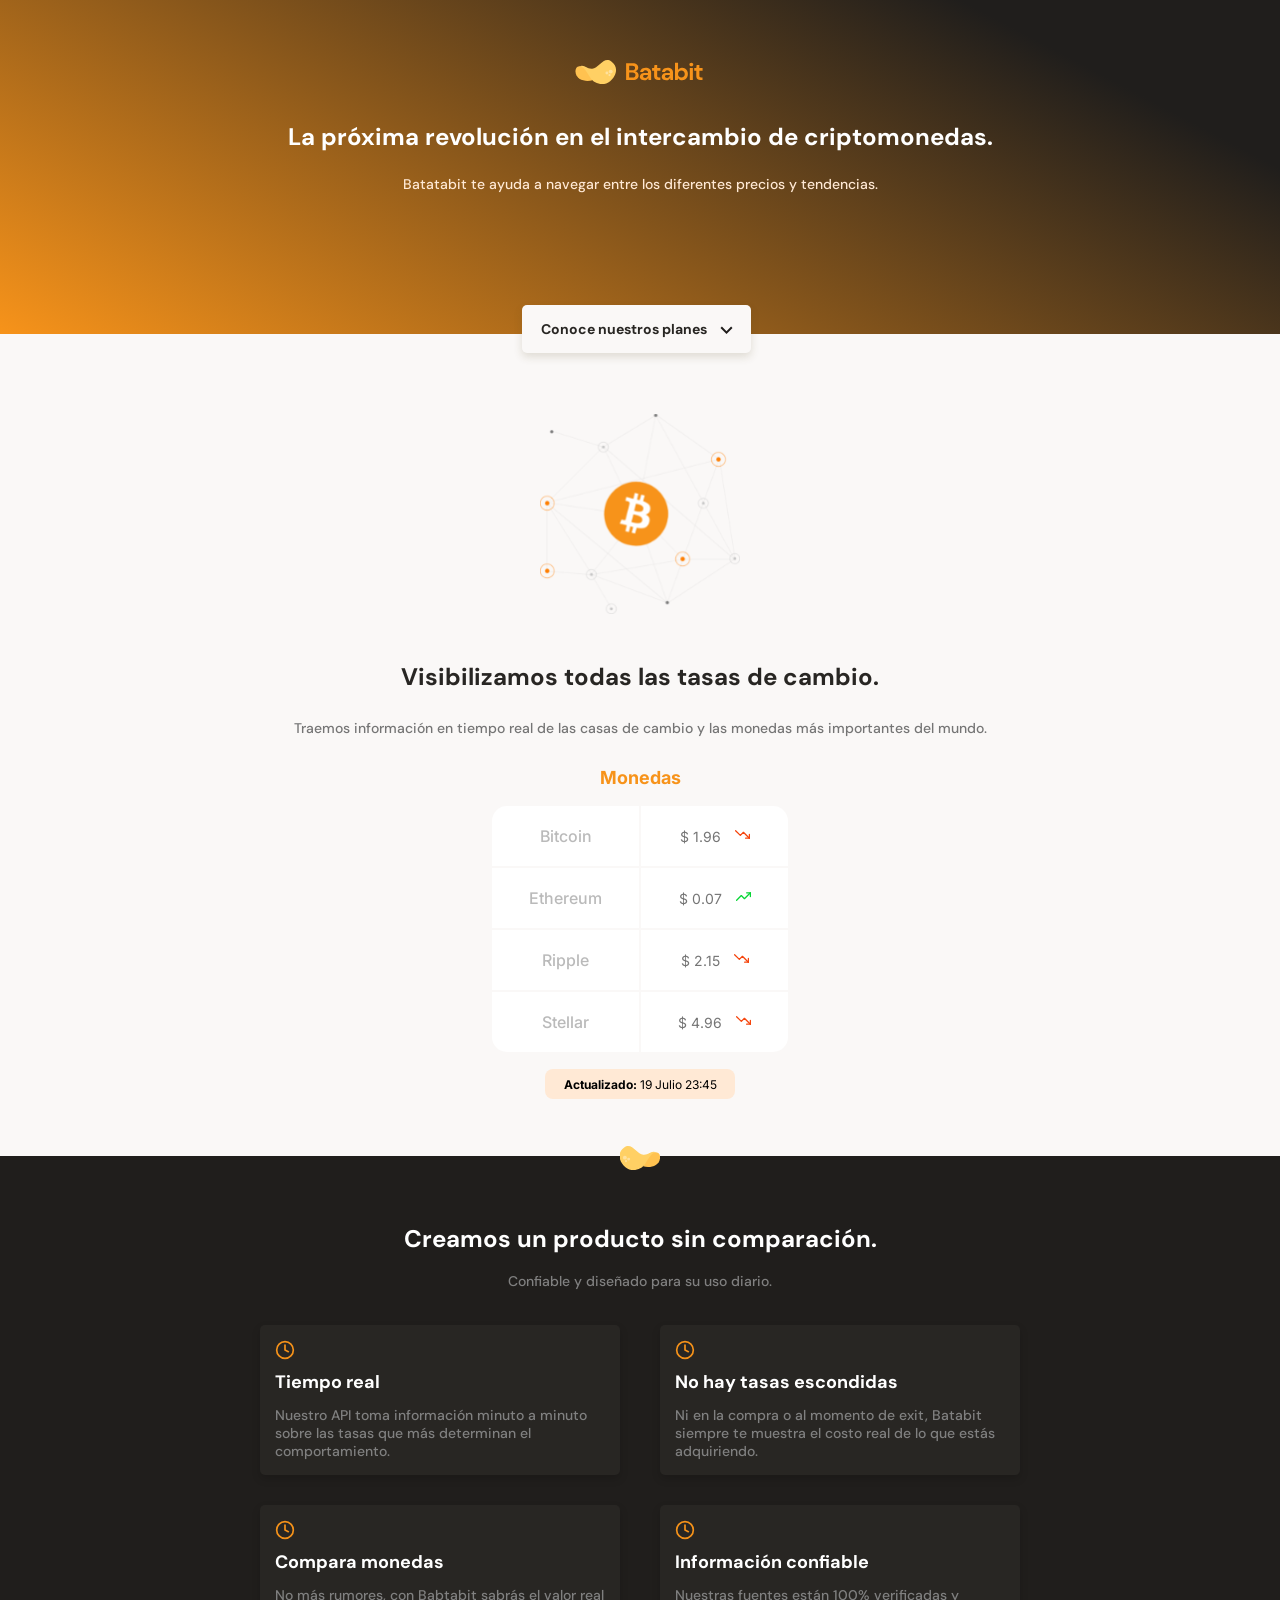
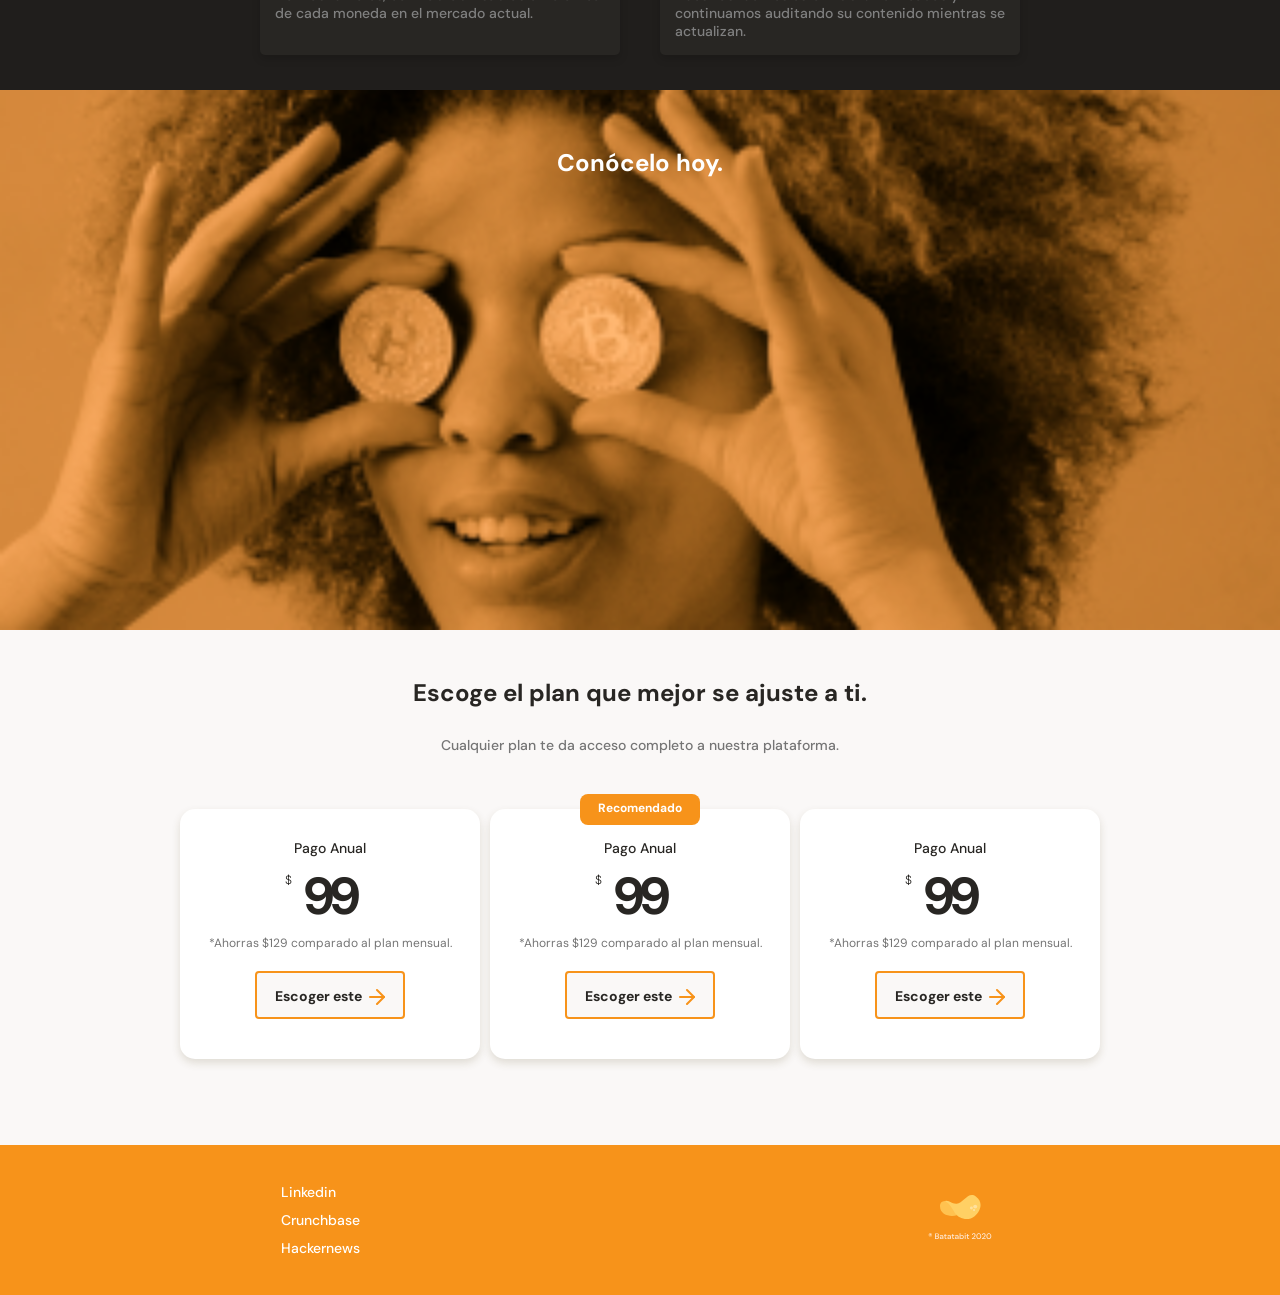
<file: html/index.html>
<!DOCTYPE html><html lang="en"><head><meta charset="UTF-8"><meta http-equiv="X-UA-Compatible" content="IE=edge"><meta name="viewport" content="width=device-width, initial-scale=1.0"><link rel="stylesheet" href="/css/style.css"><link rel="preconnect" href="https://fonts.googleapis.com"><link rel="preconnect" href="https://fonts.gstatic.com" crossorigin><link href="https://fonts.googleapis.com/css2?family=DM+Sans:wght@400;500;700&amp;family=Inter:wght@300;500&amp;display=swap" rel="stylesheet"><title>Mobile First</title></head><body><header> <img src="/assets/images/logo.svg" alt=""><div class="header__title-container"><h1>La próxima revolución en el intercambio de criptomonedas.</h1><p>Batatabit te ayuda a navegar entre los diferentes precios y tendencias.</p><a class="header__button" href="#plans">Conoce nuestros planes <span></span> </a></div></header><main><section class="main-exchange-container"> <div class="backgroundImg"> </div><div class="main-exchange-container--title"> <h2>Visibilizamos todas las tasas de cambio.</h2><p>Traemos información en tiempo real de las casas de cambio y las monedas más importantes del mundo.</p></div><section class="main-currency-table"><p class="currency-table--title">Monedas </p><div class="currency-table--container"> <table> <tr> <td class="table__top-left">Bitcoin </td><td class="table__top-right table__right">$ 1.96 <span class="down"></span></td></tr><tr> <td>Ethereum</td><td class="table__right">$ 0.07 <span class="up"></span></td></tr><tr> <td>Ripple</td><td class="table__right">$ 2.15 <span class="down"></span></td></tr><tr> <td class="table__bottom-left">Stellar</td><td class="table__bottom-right table__right">$ 4.96 <span class="down"></span></td></tr></table></div><div class="currency-table--date"><p><b>Actualizado:</b> 19 Julio 23:45</p></div></section></section></main><section class="main-product-detail">  <span class="product-detail--batata-logo"> </span><div class="product-detail--title"> <h2>Creamos un producto sin comparación.</h2><p>Confiable y diseñado para su uso diario.</p></div><div class="product-cards--mainContainer"><section class="product-cards--container"> <article class="product-detail--card"> <span class="clock"></span><p class="product--card-title">Tiempo real</p><p class="product--card-body">Nuestro API toma información minuto a minuto sobre las tasas que más determinan el comportamiento.</p></article></section><section class="product-cards--container"> <article class="product-detail--card"> <span class="clock"></span><p class="product--card-title">No hay tasas escondidas</p><p class="product--card-body">Ni en la compra o al momento de exit, Batabit siempre te muestra el costo real de lo que estás adquiriendo.</p></article></section><section class="product-cards--container"> <article class="product-detail--card"> <span class="clock"></span><p class="product--card-title">Compara monedas</p><p class="product--card-body">No más rumores, con Babtabit sabrás el valor real de cada moneda en el mercado actual.</p></article></section><section class="product-cards--container"> <article class="product-detail--card"> <span class="clock"></span><p class="product--card-title">Información confiable</p><p class="product--card-body">Nuestras fuentes están 100% verificadas y continuamos auditando su contenido mientras se actualizan.</p></article></section></div></section><section class="bitcoin-img-container"> <h2>Conócelo hoy.</h2></section><section class="main-plans-container" id="plans"><div class="plans--title"><h2>Escoge el plan que mejor se ajuste a ti. </h2><p>Cualquier plan te da acceso completo a nuestra plataforma.</p></div><section class="plans-container--slider"><article class="plans-container--card"><div class="plan-info-container"><h3 class="plan-card--title">Pago Anual</h3><p class="plan-card--price"><span>$</span> 99</p><p class="plan-card--saving">*Ahorras $129 comparado al plan mensual.</p><button class="plan-card--ca">Escoger este <span></span> </button></div></article><article class="plans-container--card"><p class="recomended">Recomendado</p><div class="plan-info-container"><h3 class="plan-card--title">Pago Anual</h3><p class="plan-card--price"><span>$</span> 99</p><p class="plan-card--saving">*Ahorras $129 comparado al plan mensual.</p><button class="plan-card--ca">Escoger este <span></span> </button></div></article><article class="plans-container--card"><div class="plan-info-container"><h3 class="plan-card--title">Pago Anual</h3><p class="plan-card--price"><span>$</span> 99</p><p class="plan-card--saving">*Ahorras $129 comparado al plan mensual.</p><button class="plan-card--ca">Escoger este <span></span> </button></div></article></section></section><footer> <section class="left"><ul><li><a href="#">Linkedin</a></li><li><a href="#">Crunchbase</a></li><li><a href="#">Hackernews</a></li></ul></section><section class="right"><img src="/assets/images/logoFooter.svg" alt=""></section></footer></body></html>
</file>
<file: css/style.css>
*{margin:0;padding:0;box-sizing:border-box}html{font-size:62.5%;font-family:"DM Sans",sans-serif;scroll-behavior:smooth}header{position:relative;display:flex;flex-direction:column;justify-content:center;width:100%;min-width:320px;height:334px;text-align:center;background:linear-gradient(207.8deg, #201E1C 16.69%, #F7931A 100%)}header img{width:150px;height:24px;margin-top:60px;align-self:center}header .header__title-container{width:90%;min-width:288px;max-width:900px;height:218px;margin-top:40px;text-align:center;align-self:center}header .header__title-container h1{font-size:2.4rem;font-weight:bold;line-height:2.6rem;color:#fff}header .header__title-container p{margin-top:25px;font-size:1.4rem;font-weight:500;line-height:1.8rem;color:#ffe9d5}header .header__title-container .header__button{position:absolute;left:calc(50% - 118px);top:270px;display:block;margin-top:35px;padding:15px;width:229px;height:48px;background-color:#faf8f7;box-shadow:0px 4px 8px rgba(89,73,30,.16);border:none;border-radius:5px;font-size:1.4rem;font-weight:bold;text-decoration:none;color:#282623}header .header__title-container .header__button span{display:inline-block;width:13px;height:8px;margin-left:10px;background-image:url("../assets/icons/vectorHaciaAbajoNegro.svg")}main{width:100%;min-width:320px;height:auto;background-color:#faf8f7}main .main-exchange-container{width:100%;height:auto;padding-top:80px;padding-bottom:30px;text-align:center}main .main-exchange-container .backgroundImg{width:200px;height:200px;margin:0 auto;margin-bottom:50px;background-image:url("/assets/images/bitcoin.svg");background-repeat:no-repeat;background-size:cover;background-position:center}main .main-exchange-container--title{width:90%;min-width:288px;max-width:900px;margin:0 auto}main .main-exchange-container--title h2{margin-bottom:30px;font-size:2.4rem;font-weight:bold;line-height:2.6rem;color:#282623}main .main-exchange-container--title p{margin-bottom:30px;font-size:1.4rem;font-weight:500;line-height:1.6rem;color:#757575}main .main-exchange-container .main-currency-table{width:70%;min-width:235px;max-width:500px;height:360px;margin:0 auto;font-family:"Inter",sans-serif}main .main-exchange-container .main-currency-table .currency-table--title{margin-bottom:15px;font-size:1.8rem;font-weight:bold;line-height:2.3rem;color:#f7931a}main .main-exchange-container .main-currency-table .currency-table--container{width:90%;min-width:230px;max-width:300px;height:250px;margin:0 auto}main .main-exchange-container .main-currency-table .currency-table--container table{width:100%;height:100%}main .main-exchange-container .main-currency-table .currency-table--container table td{width:50%;font-size:1.6rem;font-weight:500;line-height:1.9rem;color:#bababa;background-color:#fff}main .main-exchange-container .main-currency-table .currency-table--container table .table__top-left{border-top-left-radius:15px}main .main-exchange-container .main-currency-table .currency-table--container table .table__top-right{border-radius:0 15px 0 0}main .main-exchange-container .main-currency-table .currency-table--container table .table__bottom-left{border-radius:0 0 0 15px}main .main-exchange-container .main-currency-table .currency-table--container table .table__bottom-right{border-radius:0 0 15px 0}main .main-exchange-container .main-currency-table .currency-table--container table .table__right{font-size:1.4rem;font-weight:normal;line-height:1.7rem;color:#757575}main .main-exchange-container .main-currency-table .currency-table--container table .down{display:inline-block;width:15px;height:15px;margin-left:10px;background-image:url("/assets/icons/vectorRojo.svg");background-size:cover;background-repeat:no-repeat;background-position:center}main .main-exchange-container .main-currency-table .currency-table--container table .up{display:inline-block;width:15px;height:15px;margin-left:10px;background-image:url("/assets/icons/vectorVerde.svg");background-size:cover;background-repeat:no-repeat;background-position:center}main .main-exchange-container .main-currency-table .currency-table--date{width:190px;height:30px;margin-inline:auto;margin-top:15px;padding:8px;background-color:#ffe9d5;border-radius:8px}main .main-exchange-container .main-currency-table .currency-table--date p{font-size:1.2rem;line-height:1.5rem}.main-product-detail{position:relative;width:100%;min-width:320px;height:auto;padding:20px 10px;background-color:#201e1c}.main-product-detail .product-detail--batata-logo{position:absolute;top:-10px;left:calc(50% - 20px);width:40px;height:25px;background-image:url("/assets/icons/batataLogo.svg");background-position:center;background-repeat:no-repeat;background-size:cover}.main-product-detail .product-detail--title{width:90%;min-width:288px;height:auto;margin:0 auto;margin-top:50px;text-align:center}.main-product-detail .product-detail--title h2{margin-bottom:20px;font-size:2.4rem;font-weight:bold;line-height:2.6rem;color:#fff}.main-product-detail .product-detail--title p{margin-bottom:20px;font-size:1.4rem;font-weight:500;line-height:1.8rem;color:gray}.main-product-detail .product-detail--card{width:90%;min-width:288px;max-width:400px;height:150px;margin:15px auto;padding:15px;background-color:#282623;border-radius:5px;box-shadow:0 4px 8px rgba(0,0,0,.16)}.main-product-detail .product-detail--card .clock{display:inline-block;width:20px;height:20px;margin-bottom:10px;background-image:url("/assets/icons/clock.svg");background-size:cover;background-repeat:no-repeat;background-position:center}.main-product-detail .product-detail--card .product--card-title{margin-bottom:15px;font-size:1.8rem;font-weight:bold;line-height:1.8rem;color:#fff}.main-product-detail .product-detail--card .product--card-body{font-size:1.4rem;font-weight:500;line-height:1.8rem;color:gray}.bitcoin-img-container{width:100%;min-width:320px;height:60vh;background-image:url("/assets/images/bitcoinbaby.png");background-repeat:no-repeat;background-position:center;background-size:cover}.bitcoin-img-container h2{padding-top:60px;font-size:2.4rem;font-weight:bold;line-height:2.6rem;color:#fff;text-align:center}.main-plans-container{width:100%;min-width:320px;padding-bottom:70px;text-align:center;background-color:#faf8f7}.main-plans-container .plans--title{width:90%;min-width:288px;height:auto;margin:0 auto;margin-bottom:5px}.main-plans-container .plans--title h2{padding-top:50px;font-size:2.4rem;font-weight:bold;line-height:2.6rem;color:#282623}.main-plans-container .plans--title p{padding-top:30px;font-size:1.4rem;font-weight:500;line-height:1.8rem;color:#757575}.main-plans-container .plans-container--slider{display:flex;height:316px;overflow-x:scroll;overscroll-behavior-x:contain;scroll-snap-type:x proximity}.main-plans-container .plans-container--slider .plans-container--card{position:relative;scroll-snap-align:center;width:70%;min-width:190px;max-width:300px;height:250px;margin:50px 5px 0;padding:0 15px;background-color:#fff;border-radius:15px;box-shadow:0 4px 8px rgba(89,73,30,.16)}.main-plans-container .plans-container--slider .plans-container--card .recomended{position:absolute;width:120px;height:31px;top:-15px;left:calc(50% - 60px);padding:6px;font-size:1.2rem;font-weight:bold;border-radius:8px;color:#fff;background-color:#f7931a}.main-plans-container .plans-container--slider .plans-container--card .plan-info-container .plan-card--title{padding-top:30px;font-size:1.4rem;font-weight:500;line-height:1.8rem;color:#282623}.main-plans-container .plans-container--slider .plans-container--card .plan-info-container .plan-card--price{position:relative;padding:5px 0;font-size:5.2rem;font-weight:bold;letter-spacing:-5px;color:#282623}.main-plans-container .plans-container--slider .plans-container--card .plan-info-container .plan-card--price span{position:absolute;top:15px;left:calc(50% - 45px);font-size:1.2rem;font-weight:300}.main-plans-container .plans-container--slider .plans-container--card .plan-info-container .plan-card--saving{font-size:1.2rem;color:#757575}.main-plans-container .plans-container--slider .plans-container--card .plan-info-container .plan-card--ca{width:150px;height:48px;margin-top:20px;font-size:1.4rem;font-weight:bold;line-height:1.8rem;font-family:"DM Sans",sans-serif;color:#282623;background-color:#faf8f7;border:2px solid #f7931a;border-radius:4px}.main-plans-container .plans-container--slider .plans-container--card .plan-info-container .plan-card--ca span{display:inline-block;width:20px;height:20px;background-image:url("/assets/icons/arrow-right.svg");vertical-align:text-bottom}footer{display:flex;width:100%;height:150px;background-color:#f7931a}footer section{display:flex;width:50%;justify-content:center;align-items:center}footer section ul{font-size:1.4rem;font-weight:500;line-height:1.8rem;list-style:none}footer section ul li{margin:10px 0}footer section ul li a{text-decoration:none;color:#fff}@media(min-width: 930px){.product-cards--mainContainer{display:flex;flex-wrap:wrap;width:930px;justify-content:center;margin:0 auto}.plans-container--slider{justify-content:center}}
</file>
